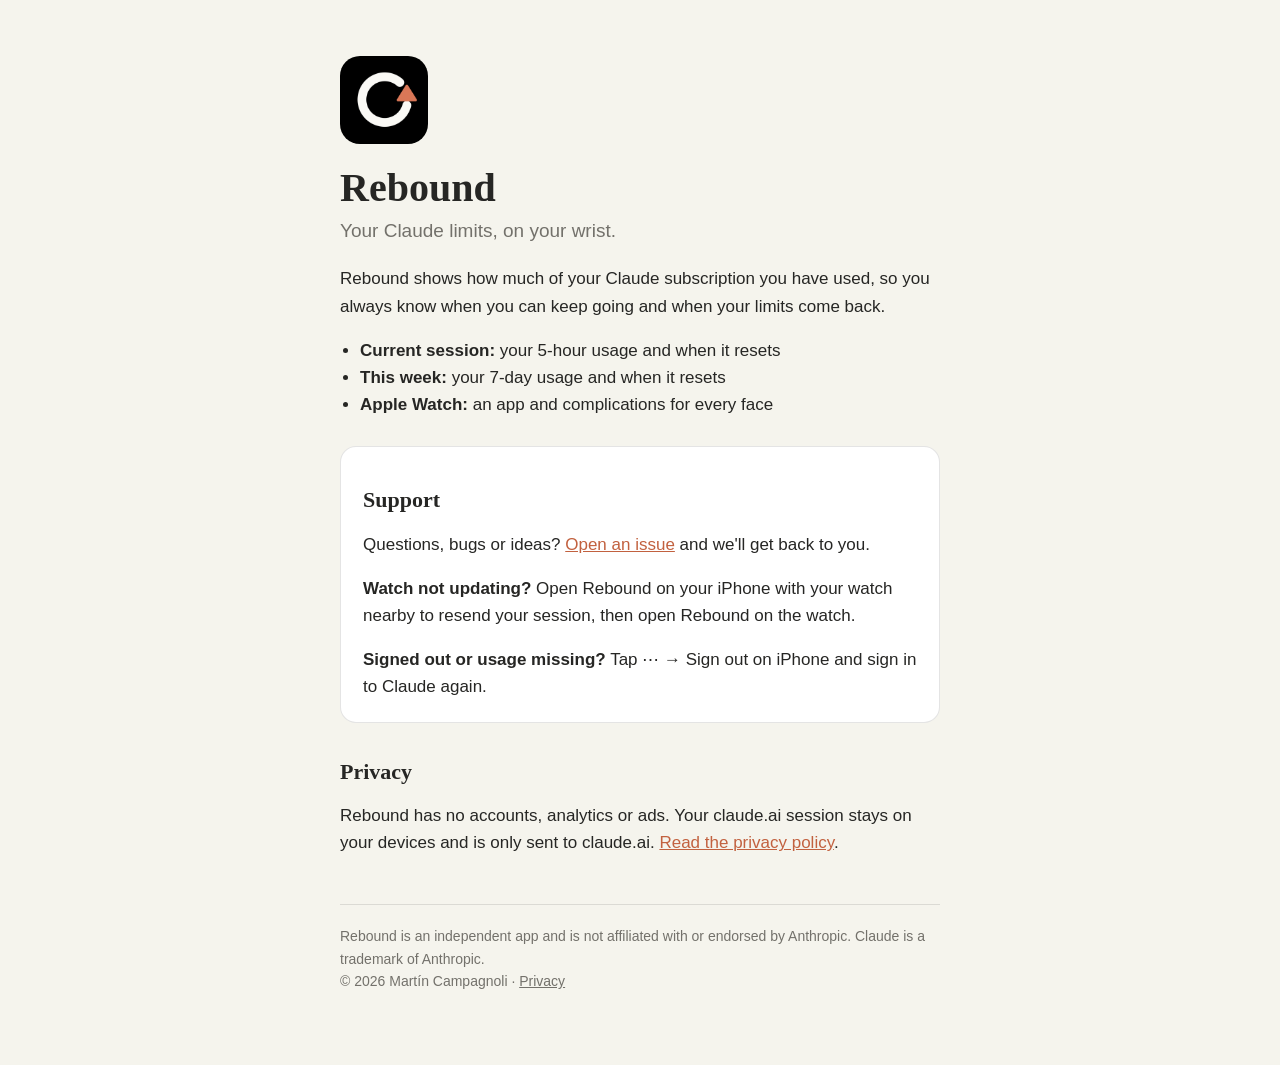
<file: index.html>
<!doctype html>
<html lang="en">
<head>
  <meta charset="utf-8">
  <meta name="viewport" content="width=device-width, initial-scale=1">
  <title>Rebound Tracker</title>
  <meta name="description" content="Your Claude session and weekly usage limits on your iPhone and Apple Watch.">
  <link rel="icon" href="icon.png">
  <link rel="apple-touch-icon" href="icon.png">
  <link rel="stylesheet" href="style.css">
</head>
<body>
<main>
  <img class="icon" src="icon.png" alt="Rebound app icon">
  <h1>Rebound</h1>
  <p class="lede">Your Claude limits, on your wrist.</p>

  <p>Rebound shows how much of your Claude subscription you have used, so you always know when you can keep going and when your limits come back.</p>
  <ul>
    <li><strong>Current session:</strong> your 5-hour usage and when it resets</li>
    <li><strong>This week:</strong> your 7-day usage and when it resets</li>
    <li><strong>Apple Watch:</strong> an app and complications for every face</li>
  </ul>

  <div class="card">
    <h2 id="support">Support</h2>
    <p>Questions, bugs or ideas? <a href="https://github.com/martincampagnoli/rebound-site/issues">Open an issue</a> and we'll get back to you.</p>
    <p><strong>Watch not updating?</strong> Open Rebound on your iPhone with your watch nearby to resend your session, then open Rebound on the watch.</p>
    <p><strong>Signed out or usage missing?</strong> Tap ⋯ → Sign out on iPhone and sign in to Claude again.</p>
  </div>

  <h2>Privacy</h2>
  <p>Rebound has no accounts, analytics or ads. Your claude.ai session stays on your devices and is only sent to claude.ai. <a href="privacy/">Read the privacy policy</a>.</p>

  <footer>
    Rebound is an independent app and is not affiliated with or endorsed by Anthropic. Claude is a trademark of Anthropic.<br>
    © 2026 Martín Campagnoli · <a href="privacy/">Privacy</a>
  </footer>
</main>
</body>
</html>
</file>
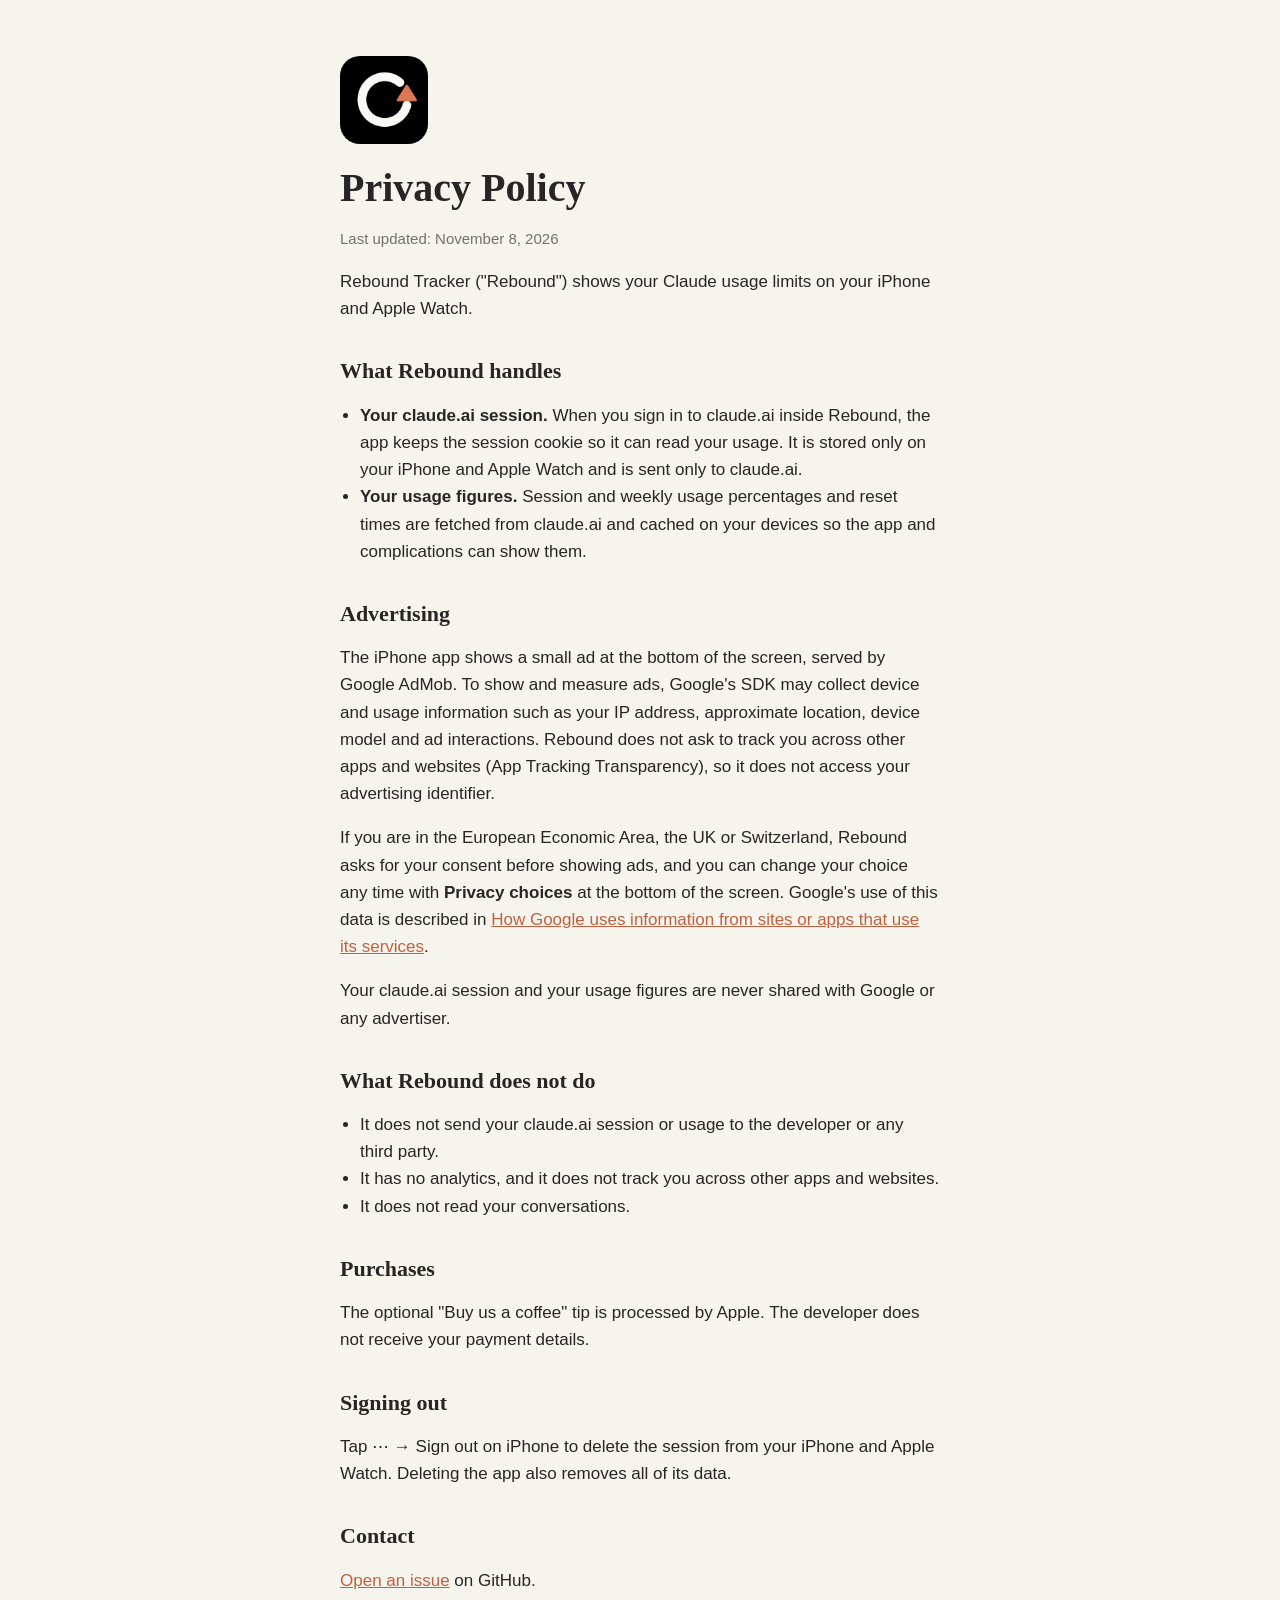
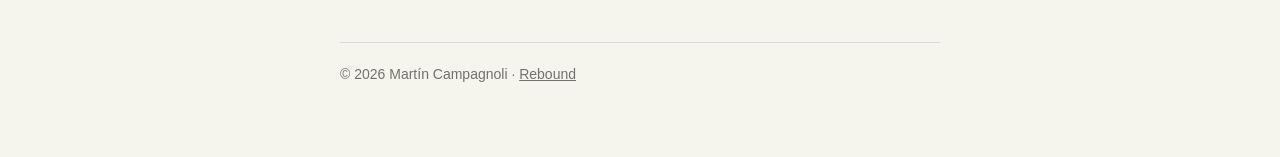
<file: privacy/index.html>
<!doctype html>
<html lang="en">
<head>
  <meta charset="utf-8">
  <meta name="viewport" content="width=device-width, initial-scale=1">
  <title>Rebound Privacy Policy</title>
  <meta name="description" content="How Rebound Tracker handles your data.">
  <link rel="icon" href="../icon.png">
  <link rel="stylesheet" href="../style.css">
</head>
<body>
<main>
  <a href="../"><img class="icon" src="../icon.png" alt="Rebound"></a>
  <h1>Privacy Policy</h1>
  <p class="updated">Last updated: November 8, 2026</p>

  <p>Rebound Tracker ("Rebound") shows your Claude usage limits on your iPhone and Apple Watch.</p>

  <h2>What Rebound handles</h2>
  <ul>
    <li><strong>Your claude.ai session.</strong> When you sign in to claude.ai inside Rebound, the app keeps the session cookie so it can read your usage. It is stored only on your iPhone and Apple Watch and is sent only to claude.ai.</li>
    <li><strong>Your usage figures.</strong> Session and weekly usage percentages and reset times are fetched from claude.ai and cached on your devices so the app and complications can show them.</li>
  </ul>

  <h2>Advertising</h2>
  <p>The iPhone app shows a small ad at the bottom of the screen, served by Google AdMob. To show and measure ads, Google's SDK may collect device and usage information such as your IP address, approximate location, device model and ad interactions. Rebound does not ask to track you across other apps and websites (App Tracking Transparency), so it does not access your advertising identifier.</p>
  <p>If you are in the European Economic Area, the UK or Switzerland, Rebound asks for your consent before showing ads, and you can change your choice any time with <strong>Privacy choices</strong> at the bottom of the screen. Google's use of this data is described in <a href="https://policies.google.com/technologies/partner-sites">How Google uses information from sites or apps that use its services</a>.</p>
  <p>Your claude.ai session and your usage figures are never shared with Google or any advertiser.</p>

  <h2>What Rebound does not do</h2>
  <ul>
    <li>It does not send your claude.ai session or usage to the developer or any third party.</li>
    <li>It has no analytics, and it does not track you across other apps and websites.</li>
    <li>It does not read your conversations.</li>
  </ul>

  <h2>Purchases</h2>
  <p>The optional "Buy us a coffee" tip is processed by Apple. The developer does not receive your payment details.</p>

  <h2>Signing out</h2>
  <p>Tap ⋯ → Sign out on iPhone to delete the session from your iPhone and Apple Watch. Deleting the app also removes all of its data.</p>

  <h2>Contact</h2>
  <p><a href="https://github.com/martincampagnoli/rebound-site/issues">Open an issue</a> on GitHub.</p>

  <footer>© 2026 Martín Campagnoli · <a href="../">Rebound</a></footer>
</main>
</body>
</html>
</file>
<file: style.css>
:root {
  --bg: #F5F4ED;
  --card: #FFFFFF;
  --text: #262624;
  --muted: #73716B;
  --accent: #C2613F;
  --line: rgba(38, 38, 36, 0.12);
}
@media (prefers-color-scheme: dark) {
  :root {
    --bg: #1F1E1C;
    --card: #2A2927;
    --text: #F5F4ED;
    --muted: #A3A19A;
    --accent: #E08A6C;
    --line: rgba(245, 244, 237, 0.12);
  }
}
* { box-sizing: border-box; }
body {
  margin: 0;
  background: var(--bg);
  color: var(--text);
  font: 17px/1.6 -apple-system, BlinkMacSystemFont, "Segoe UI", Helvetica, Arial, sans-serif;
}
main { max-width: 640px; margin: 0 auto; padding: 56px 20px 72px; }
h1, h2 { font-family: ui-serif, Georgia, "Times New Roman", serif; font-weight: 600; line-height: 1.2; }
h1 { font-size: 40px; margin: 20px 0 4px; }
h2 { font-size: 22px; margin: 36px 0 8px; }
p, li { color: var(--text); }
.lede { color: var(--muted); font-size: 19px; margin-top: 0; }
.icon { width: 88px; height: 88px; border-radius: 20px; display: block; }
a { color: var(--accent); }
ul { padding-left: 20px; }
.card { background: var(--card); border: 1px solid var(--line); border-radius: 16px; padding: 4px 22px; margin-top: 28px; }
.updated { color: var(--muted); font-size: 15px; }
footer { margin-top: 48px; padding-top: 20px; border-top: 1px solid var(--line); color: var(--muted); font-size: 14px; }
footer a { color: var(--muted); }
</file>
